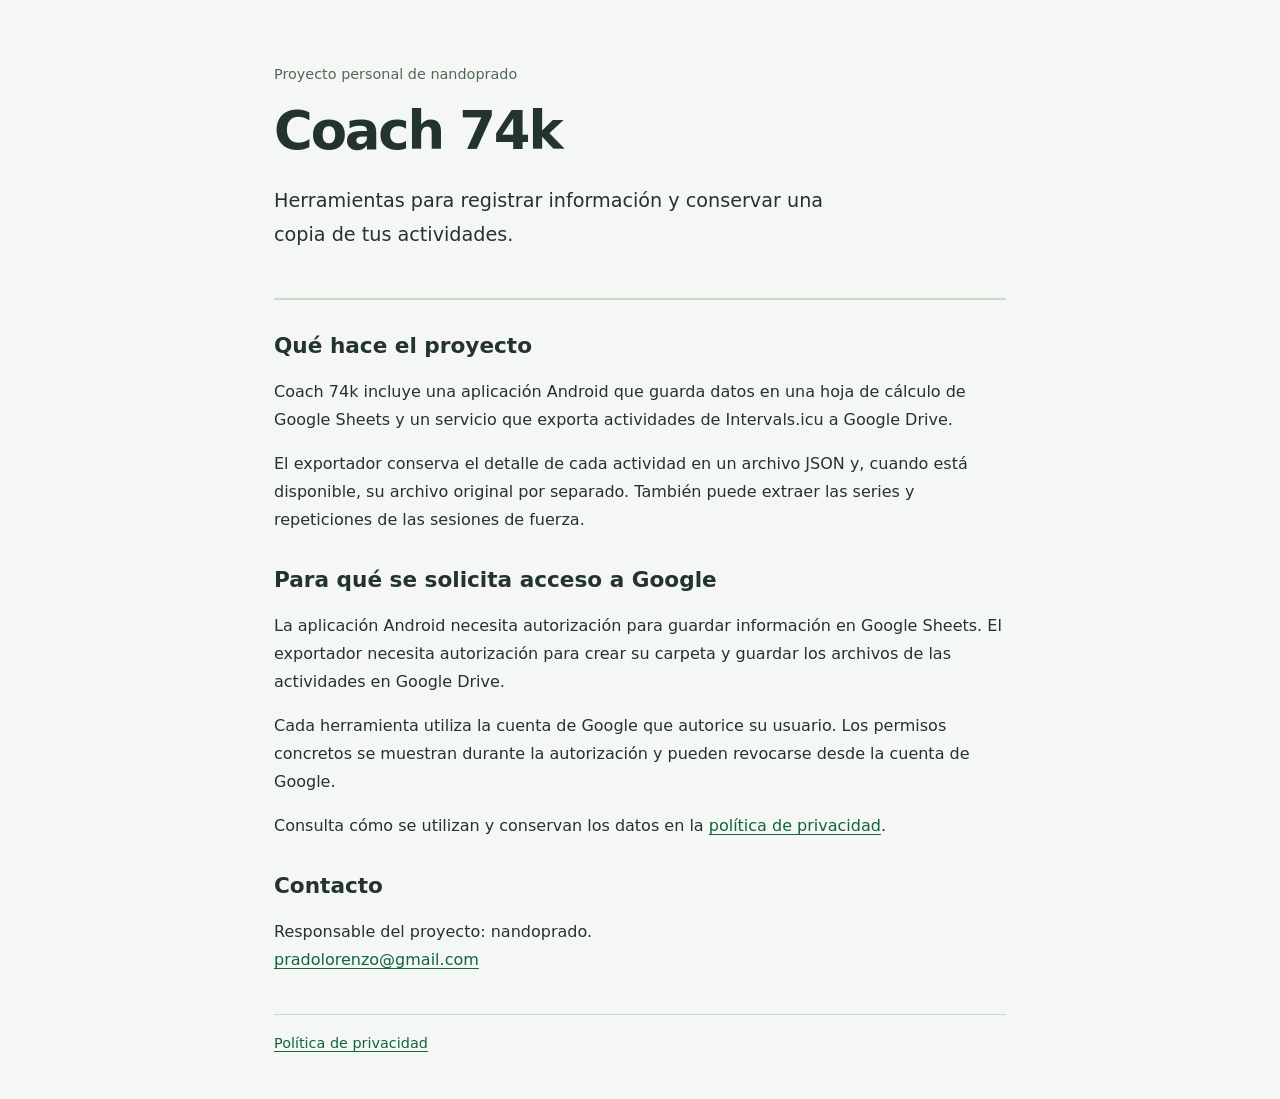
<file: index.html>
<!doctype html>
<html lang="es">
<head>
  <meta charset="utf-8">
  <meta name="viewport" content="width=device-width, initial-scale=1">
  <meta name="description" content="Coach 74k: herramientas personales para guardar información en Google Sheets y conservar actividades de Intervals.icu en Google Drive.">
  <title>Coach 74k</title>
  <link rel="stylesheet" href="styles.css">
</head>
<body>
  <main>
    <header>
      <p class="eyebrow">Proyecto personal de nandoprado</p>
      <h1>Coach 74k</h1>
      <p class="intro">Herramientas para registrar información y conservar una copia de tus actividades.</p>
    </header>
    <section aria-labelledby="herramientas">
      <h2 id="herramientas">Qué hace el proyecto</h2>
      <p>Coach 74k incluye una aplicación Android que guarda datos en una hoja de cálculo de Google Sheets y un servicio que exporta actividades de Intervals.icu a Google Drive.</p>
      <p>El exportador conserva el detalle de cada actividad en un archivo JSON y, cuando está disponible, su archivo original por separado. También puede extraer las series y repeticiones de las sesiones de fuerza.</p>
    </section>
    <section aria-labelledby="google">
      <h2 id="google">Para qué se solicita acceso a Google</h2>
      <p>La aplicación Android necesita autorización para guardar información en Google Sheets. El exportador necesita autorización para crear su carpeta y guardar los archivos de las actividades en Google Drive.</p>
      <p>Cada herramienta utiliza la cuenta de Google que autorice su usuario. Los permisos concretos se muestran durante la autorización y pueden revocarse desde la cuenta de Google.</p>
      <p>Consulta cómo se utilizan y conservan los datos en la <a href="privacy.html">política de privacidad</a>.</p>
    </section>
    <section aria-labelledby="contacto">
      <h2 id="contacto">Contacto</h2>
      <p>Responsable del proyecto: nandoprado.<br><a href="mailto:pradolorenzo@gmail.com">pradolorenzo@gmail.com</a></p>
    </section>
    <footer><a href="privacy.html">Política de privacidad</a></footer>
  </main>
</body>
</html>
</file>
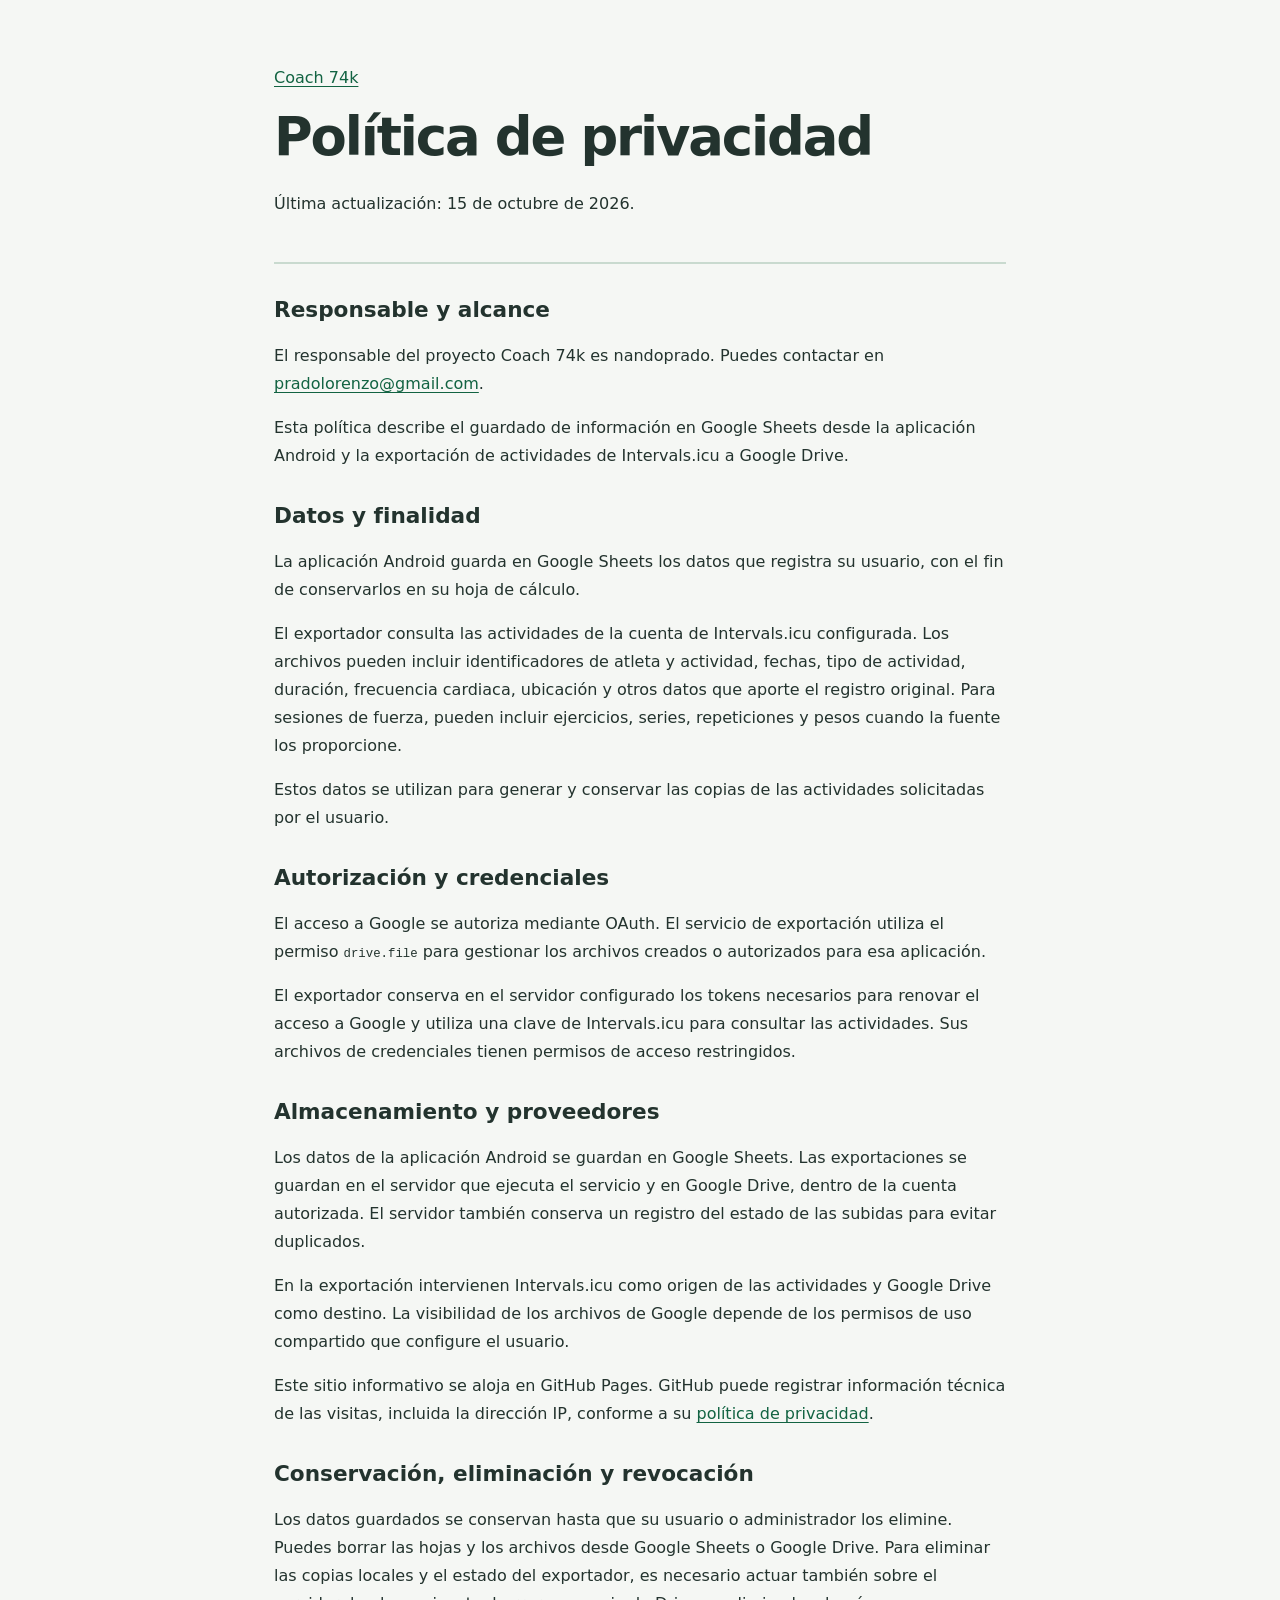
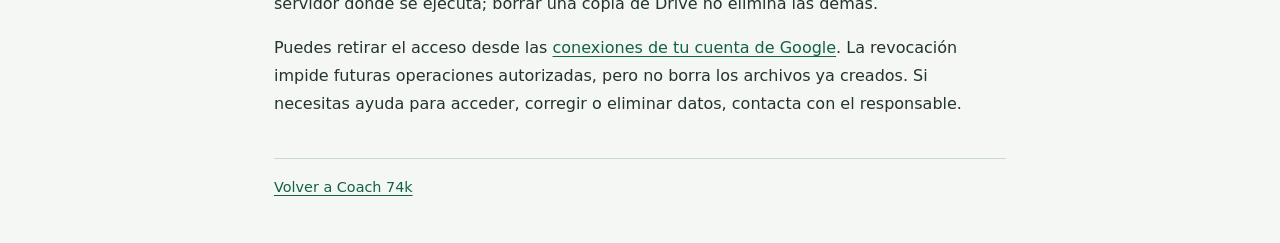
<file: privacy.html>
<!doctype html>
<html lang="es">
<head>
  <meta charset="utf-8">
  <meta name="viewport" content="width=device-width, initial-scale=1">
  <title>Política de privacidad · Coach 74k</title>
  <link rel="stylesheet" href="styles.css">
</head>
<body>
  <main>
    <header>
      <p><a href="index.html">Coach 74k</a></p>
      <h1>Política de privacidad</h1>
      <p>Última actualización: 15 de octubre de 2026.</p>
    </header>
    <section>
      <h2>Responsable y alcance</h2>
      <p>El responsable del proyecto Coach 74k es nandoprado. Puedes contactar en <a href="mailto:pradolorenzo@gmail.com">pradolorenzo@gmail.com</a>.</p>
      <p>Esta política describe el guardado de información en Google Sheets desde la aplicación Android y la exportación de actividades de Intervals.icu a Google Drive.</p>
    </section>
    <section>
      <h2>Datos y finalidad</h2>
      <p>La aplicación Android guarda en Google Sheets los datos que registra su usuario, con el fin de conservarlos en su hoja de cálculo.</p>
      <p>El exportador consulta las actividades de la cuenta de Intervals.icu configurada. Los archivos pueden incluir identificadores de atleta y actividad, fechas, tipo de actividad, duración, frecuencia cardiaca, ubicación y otros datos que aporte el registro original. Para sesiones de fuerza, pueden incluir ejercicios, series, repeticiones y pesos cuando la fuente los proporcione.</p>
      <p>Estos datos se utilizan para generar y conservar las copias de las actividades solicitadas por el usuario.</p>
    </section>
    <section>
      <h2>Autorización y credenciales</h2>
      <p>El acceso a Google se autoriza mediante OAuth. El servicio de exportación utiliza el permiso <code>drive.file</code> para gestionar los archivos creados o autorizados para esa aplicación.</p>
      <p>El exportador conserva en el servidor configurado los tokens necesarios para renovar el acceso a Google y utiliza una clave de Intervals.icu para consultar las actividades. Sus archivos de credenciales tienen permisos de acceso restringidos.</p>
    </section>
    <section>
      <h2>Almacenamiento y proveedores</h2>
      <p>Los datos de la aplicación Android se guardan en Google Sheets. Las exportaciones se guardan en el servidor que ejecuta el servicio y en Google Drive, dentro de la cuenta autorizada. El servidor también conserva un registro del estado de las subidas para evitar duplicados.</p>
      <p>En la exportación intervienen Intervals.icu como origen de las actividades y Google Drive como destino. La visibilidad de los archivos de Google depende de los permisos de uso compartido que configure el usuario.</p>
      <p>Este sitio informativo se aloja en GitHub Pages. GitHub puede registrar información técnica de las visitas, incluida la dirección IP, conforme a su <a href="https://docs.github.com/en/site-policy/privacy-policies/github-general-privacy-statement">política de privacidad</a>.</p>
    </section>
    <section>
      <h2>Conservación, eliminación y revocación</h2>
      <p>Los datos guardados se conservan hasta que su usuario o administrador los elimine. Puedes borrar las hojas y los archivos desde Google Sheets o Google Drive. Para eliminar las copias locales y el estado del exportador, es necesario actuar también sobre el servidor donde se ejecuta; borrar una copia de Drive no elimina las demás.</p>
      <p>Puedes retirar el acceso desde las <a href="https://myaccount.google.com/connections">conexiones de tu cuenta de Google</a>. La revocación impide futuras operaciones autorizadas, pero no borra los archivos ya creados. Si necesitas ayuda para acceder, corregir o eliminar datos, contacta con el responsable.</p>
    </section>
    <footer><a href="index.html">Volver a Coach 74k</a></footer>
  </main>
</body>
</html>
</file>
<file: styles.css>
:root { color-scheme: light; font-family: system-ui, -apple-system, BlinkMacSystemFont, "Segoe UI", sans-serif; color: #23332e; background: #f5f7f4; }
* { box-sizing: border-box; }
body { margin: 0; }
main { max-width: 780px; margin: 0 auto; padding: 48px 24px; }
header { padding-bottom: 28px; border-bottom: 2px solid #c9dacf; }
h1 { font-size: clamp(2.1rem, 6vw, 3.3rem); line-height: 1.1; letter-spacing: -0.04em; margin: 12px 0 24px; }
h2 { font-size: 1.35rem; line-height: 1.3; margin-top: 0; }
p { line-height: 1.75; }
.eyebrow { color: #50685b; font-size: 0.9rem; }
.intro { font-size: 1.2rem; max-width: 600px; }
section { margin-top: 32px; }
a { color: #126342; text-underline-offset: 3px; overflow-wrap: anywhere; }
a:hover { color: #0b3927; }
a:focus-visible { outline: 3px solid #126342; outline-offset: 4px; }
code { font-size: 0.95em; }
footer { margin-top: 40px; padding-top: 20px; border-top: 1px solid #c9dacf; font-size: 0.9rem; }
</file>
